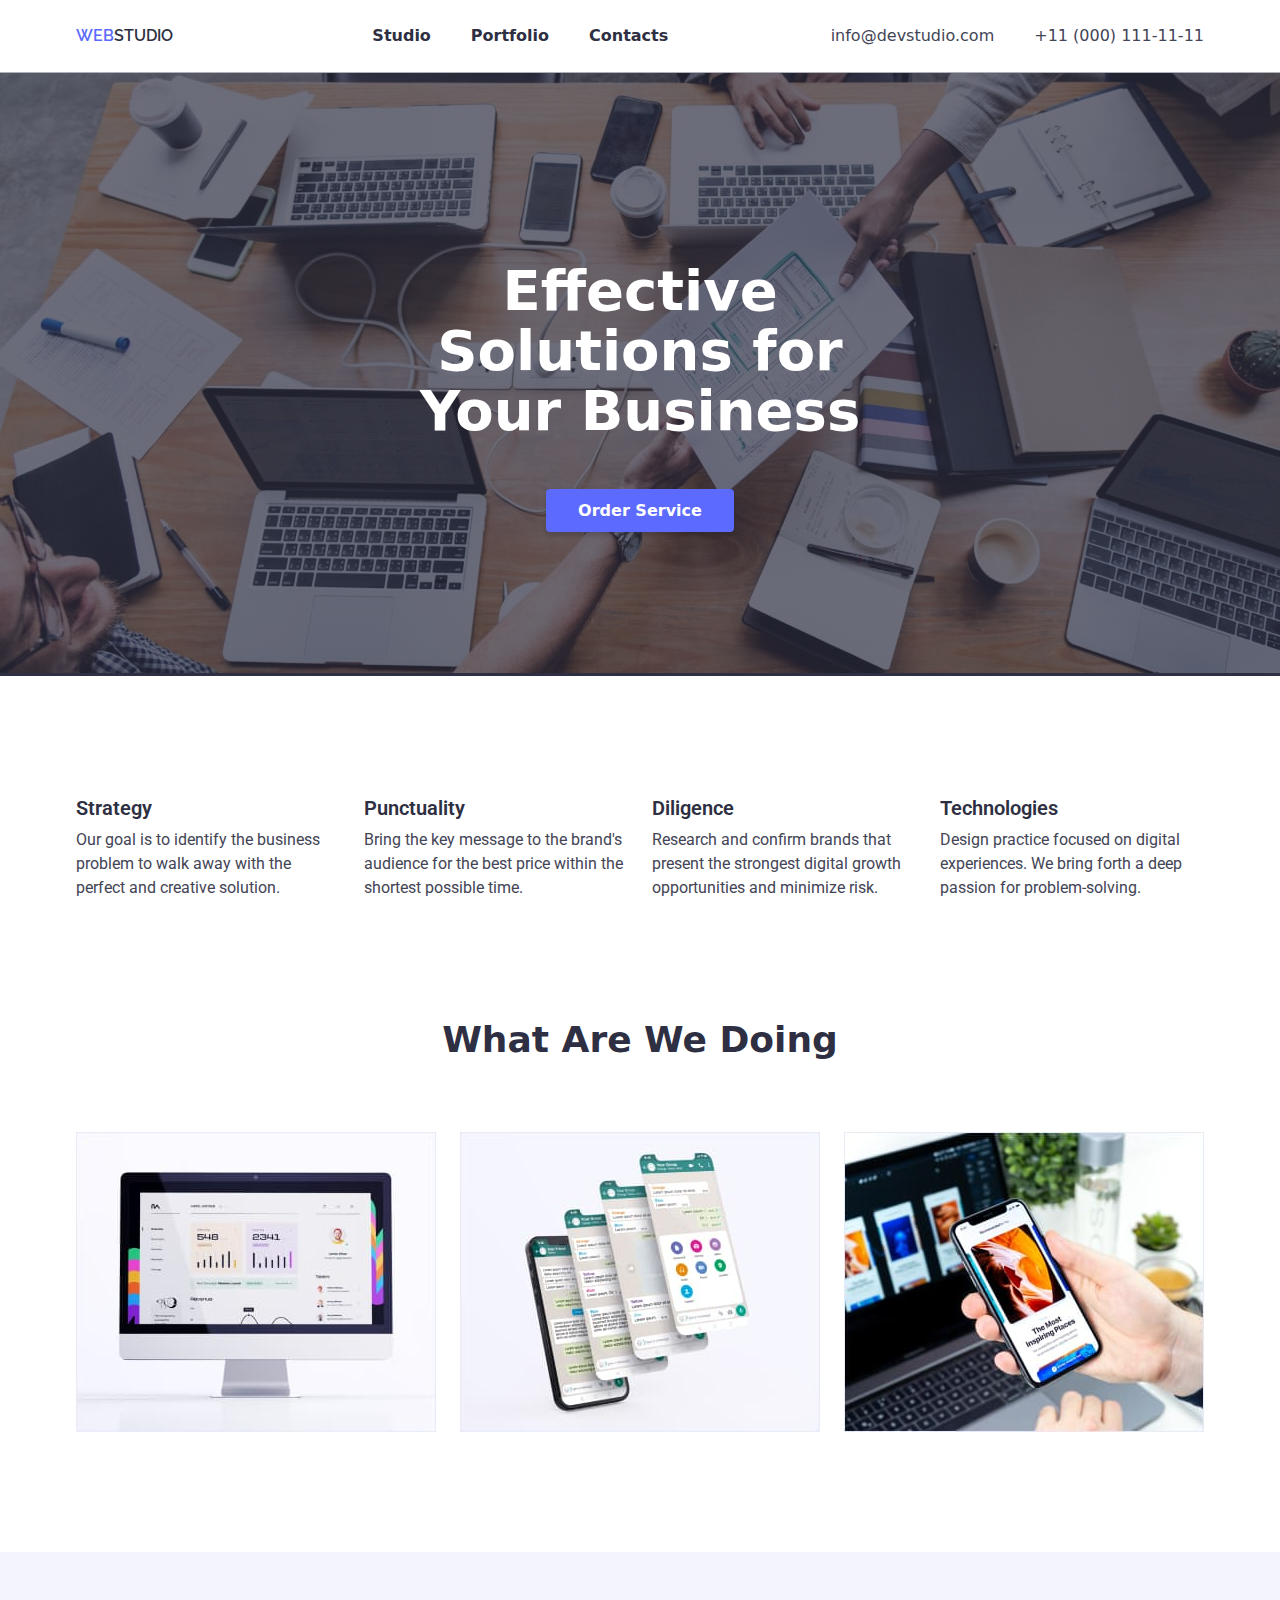
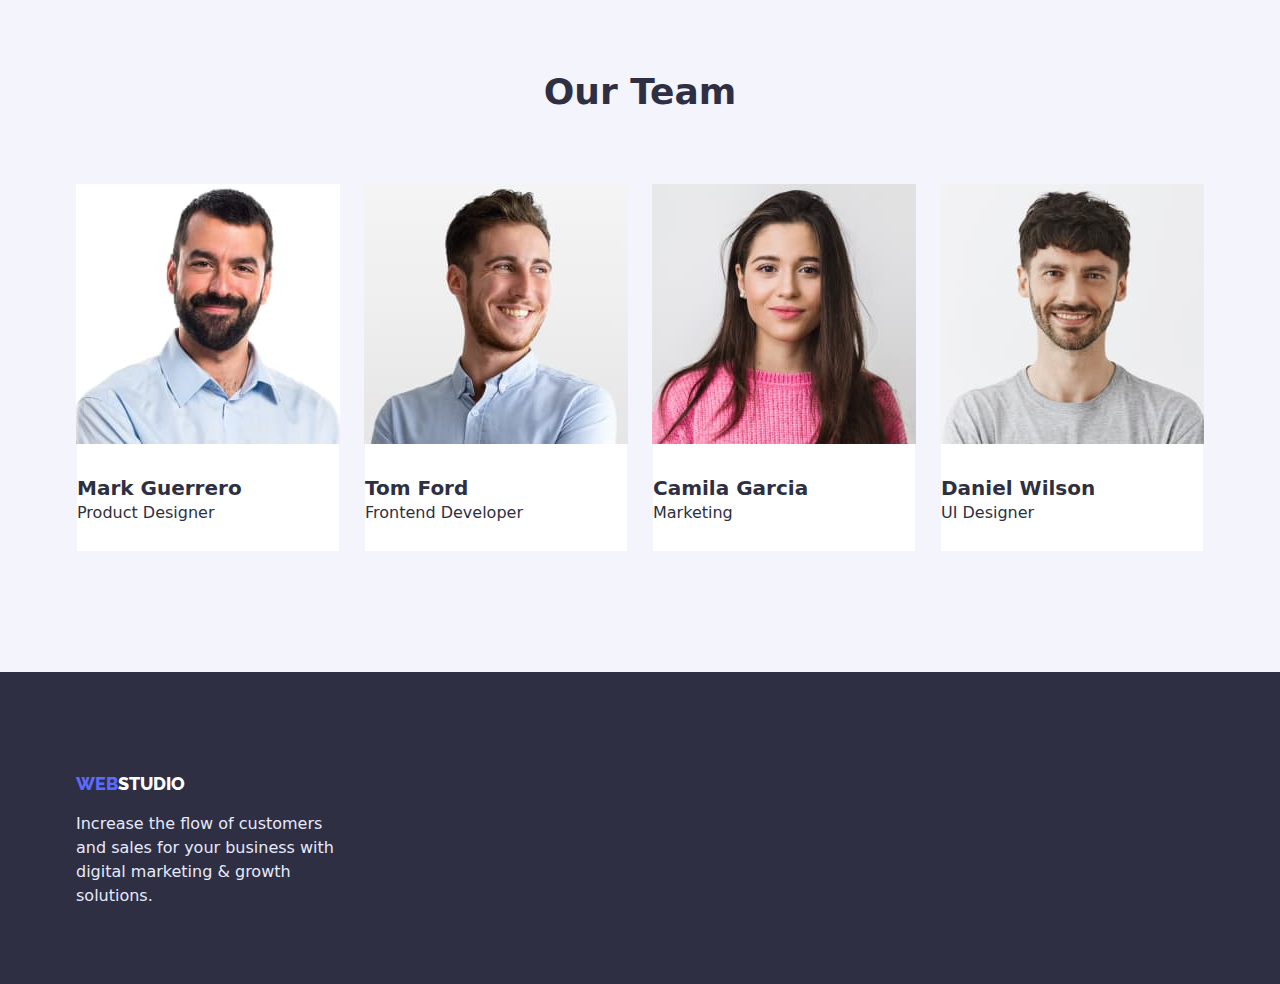
<file: index.html>
<!DOCTYPE html>
<html lang="en">
<head>
    <meta charset="UTF-8">
    <meta http-equiv="X-UA-Compatible" content="IE=edge">
    <meta name="viewport" content="width=device-width, initial-scale=1.0">
    <title>Main Page</title>
    <link rel="preconnect" href="https://fonts.googleapis.com"><link rel="preconnect" href="https://fonts.gstatic.com" crossorigin><link href="https://fonts.googleapis.com/css2?family=Raleway:wght@800&family=Roboto:wght@400;700&display=swap" rel="stylesheet">
    <link rel="stylesheet" href="./css/styles.css">
    <link rel="stylesheet" href="https://cdn.jsdelivr.net/npm/modern-normalize@1.1.0/modern-normalize.min.css">
</head>
<body>
    <main>
        <header class=" header page-header-container ">
            <div class="container">
                <nav class="page-nav">
                    <a href="" class=" studio link page-header  "><span class="web">Web</span>studio</a>
                    <ul class=" header-list list ">
                        <li class="header-list">
                            <a  class=" link page-header" href="index.html "> Studio</a></li>
                        <li class="header-list">
                            <a class=" link page-header " href=" portfolio.html "> Portfolio</a></li>
                        <li class="header-list">
                            <a class=" link page-header  " href="#contacts">Contacts</a></li>
            </ul>   
        <ul class="header-list list">
             <li class="header-link">
                <a class="Contacts page-header" href="mailto:info@devstudio.com">info@devstudio.com</a></li>
            <li class="header-link page-header">
                <a class="Contacts2 page-header" href="tel:+110001111111">+11 (000) 111-11-11</a></li>
        </ul> 
    </nav>
            </div> 
    </header> 
        <section class="sol " id="studio">
            <div class="container" >
            <h1 class="solutions-title">
                Effective Solutions for Your Business
            </h1>
                <button type="button" class="btn btn-list">Order Service</button>
            </div>
            </section>
        <section class="skills ">
            <h2 class="visual skills">Our skills</h2>
            <div class="title-skills container">
            <ul class="list-ul list ">
                    <li class="st-list">
                        <h3 class="title-list  ">Strategy</h3>
                        <p class="text "> Our goal is to identify the business problem to walk away with the perfect and creative solution.</p>
                    </li>
                    <li class="st-list">
                        <h3  class="title-list ">Punctuality</h3>
                     <p class="text"> Bring the key message to the brand's audience for the best price within the shortest possible time.</p>  
                    </li>
                    <li class="st-list">
                        <h3  class="title-list ">Diligence</h3>
                            <p class="text"> Research and confirm brands that present the strongest digital growth opportunities and minimize risk.</p></li>
                    <li class="st-list2">
                        <h3  class="title-list ">Technologies</h3>
                      <p class="text">Design practice focused on digital experiences. We bring forth a deep passion for problem-solving.</p>  
                    </li>
                </ul>
            </div>  
            </section>
   
           <section class="foto">
            <div class="container">
                <h2 class="kann-title">What are we doing</h2>
                <ul class="foto-list list">
                    <li class="foto-phone"><img src="./images/foto.jpg" alt="Laptop" width="360" height="300"></li>
                    <li class="foto-phone"><img src="./images/foto2.jpg" alt="Phones" width="360" height="300" ></li>
                    <li class="foto-phone"><img src="./images/foto3.jpg" alt="App in phone" width="360" height="300" ></li>
                </ul>
            </div>
            </section>
    <section class="team-title " >
        <div class="container">
   <h2 class="title-team ">Our Team </h2>
   <ul class="team-foto list ">
    <li class="team-title-foto"> 
        <img src="./images/foto4.jpg" alt="Product Designer" width="265" height="260">
     <div class="  empployees-card-contant-wrapper">
        <h3 class="name">Mark Guerrero</h3>
        <p class="work">Product Designer</p>
    </div>
    </li>
       <li class="team-title-foto"><img src="./images/foto5.jpg" alt="Frontend Developer" width="265" height="260">
        <div class="empployees-card-contant-wrapper">
        <h3 class="name">Tom Ford</h3>
        <p class="work">Frontend Developer</p>
    </div>
    </li> 
    <li class="team-title-foto"><img src="./images/foto6.jpg" alt="Marketing" width="265" height="260">
        <div class="empployees-card-contant-wrapper">
            <h3 class="name">Camila Garcia </h3>
            <p class="work">Marketing</p>
        </div>
    </li>
    <li class="team-title-foto" ><img src="./images/foto7.jpg" alt="UI Designer" width="265" height="260">
        <div class="empployees-card-contant-wrapper">
            <h3 class="name">Daniel Wilson</h3>
            <p class="work">UI Designer</p>
        </div> 
    </li>
   </ul>
</div>
    </section>
    </main>
    <footer class="footer " id="contacts">
        <div class="container">
                <a class=" studio-footer link footer-end list " href=""><span class="web2">Web</span>studio</a></li>
        <p class="end-text">Increase the flow of customers and sales for your business with digital marketing & growth solutions.</p>
    </div>
    </footer>
</body>
</file>
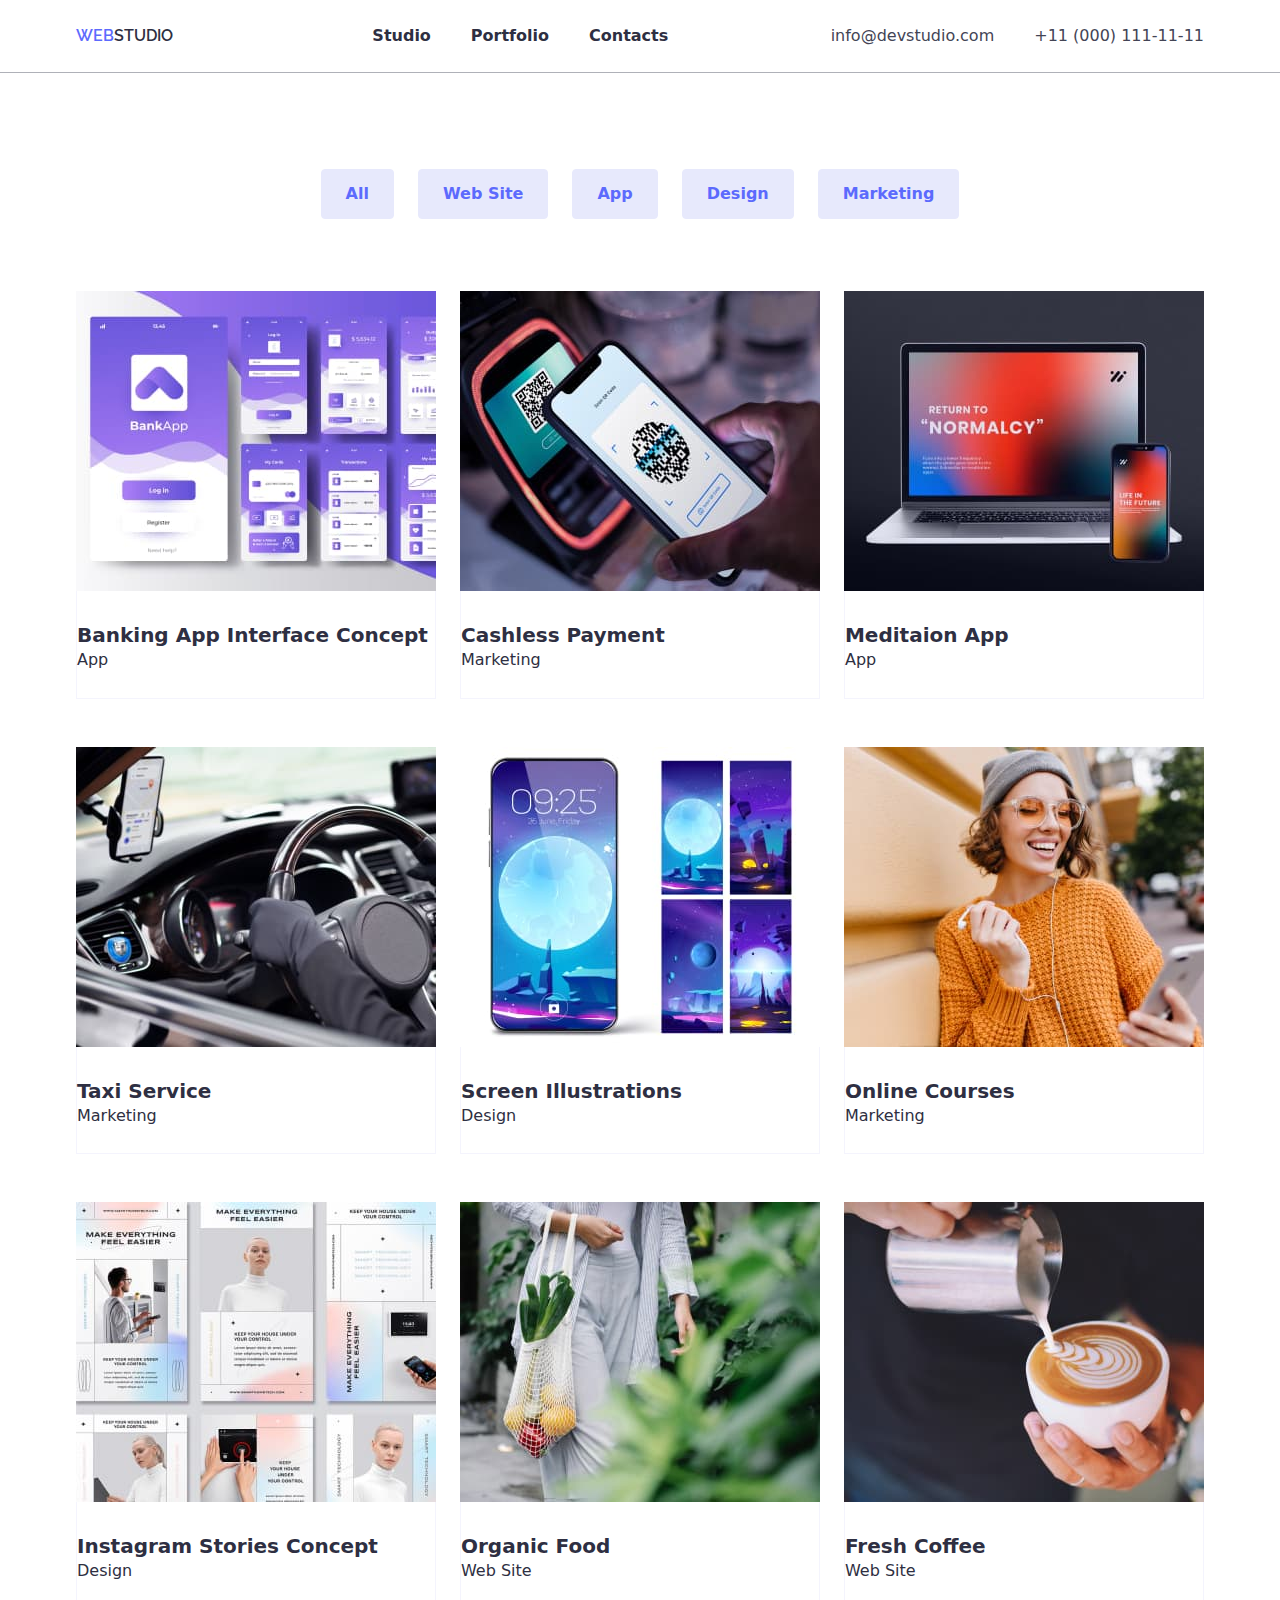
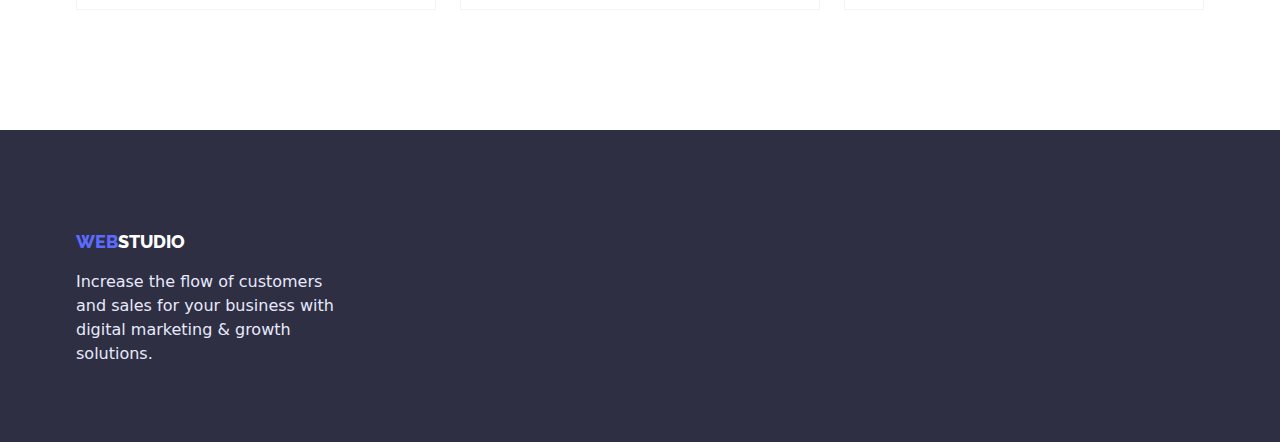
<file: portfolio.html>
<!DOCTYPE html>
<html lang="en">
<head>
    <meta charset="UTF-8">
    <meta http-equiv="X-UA-Compatible" content="IE=edge">
    <meta name="viewport" content="width=device-width, initial-scale=1.0">
    <title>Portfolio</title>
    <link rel="preconnect" href="https://fonts.googleapis.com"><link rel="preconnect" href="https://fonts.gstatic.com" crossorigin><link href="https://fonts.googleapis.com/css2?family=Raleway:wght@800&family=Roboto:wght@400;700&display=swap" rel="stylesheet">
    <link rel="stylesheet" href="./css/styles.css">
    <link rel="stylesheet" href="https://cdn.jsdelivr.net/npm/modern-normalize@1.1.0/modern-normalize.min.css">
</head>
<body>
    <header class="page-header-container header">
        <div class="container">
            <nav class="page-nav">
                <a href="" class=" studio link page-header"><span class="web">Web</span>studio</a>
                <ul class=" header-list list ">
                    <li class="header-list">
                        <a  class=" link page-header" href="index.html "> Studio</a></li>
                    <li class="header-list">
                        <a class=" link page-header" href=" portfolio.html "> Portfolio</a></li>
                    <li class="header-list">
                        <a class=" link page-header" href="#contacts">Contacts</a></li>
                </ul>
                <ul class="header-list list ">
                    <li class=" header-link">
                        <a class=" Contacts page-header" href="mailto:info@devstudio.com">info@devstudio.com</a></li>
                    <li class=" header-link">
                        <a class=" Contacts2 page-header" href="tel:+110001111111">+11 (000) 111-11-11</a></li>
                </ul>
            </nav>
        </div>
            </header>
    <main>
    <section class="portfolio">
        <div class="container">
            <h1 class="button3 visual " id="portfolio">Button</h1>
            <ul class="list-button button2">
           <li><button type="button" class=" button button-list ">All</button></li>
           <li><button type="button" class=" button button-list ">Web Site</button></li>
          <li><button type="button" class=" button  button-list ">App</button></li> 
          <li><button type="button" class=" button  button-list ">Design</button></li> 
           <li><button type="button" class=" button button-list ">Marketing</button></li>
       </ul>
       <ul class=" team-foto-list list foto-team " >
        <li class=" team-title-foto">
            <img src="./portfolio-images/foto.jpg" alt="Banking " width="360" height="300">
           <div class="empployees-card-contant-wrapper " >
            <h2  class=" name">Banking App Interface Concept</h2>
            <p class=" work">App</p>
           </div>
        </li>
        <li class="team-title-foto">
            <img src="./portfolio-images/phone.jpg" alt="phone" width="360" height="300">
            <div class="empployees-card-contant-wrapper">
                <h2 class="name">Cashless Payment</h2>
                <p class="work" >Marketing</p>
            </div>
        </li>
        <li class=" team-title-foto">
            <img src="./portfolio-images/Laptop.jpg" alt="Meditaion App" width="360" height="300">
            <div  class="empployees-card-contant-wrapper">
                <h2 class="name">Meditaion App</h2>
                <p class="work">App</p>
            </div>
        </li>
        <li class="team-title-foto">
            <img src="./portfolio-images/taxi.jpg" alt="Taxi" width="360" height="300">  
            <div class="empployees-card-contant-wrapper" >
                <h3 class="name">Taxi Service</h3>
                <p class="work">Marketing</p>
            </div>
        </li>
        <li class="team-title-foto" >
            <img src="./portfolio-images/screen.jpg" alt="Screen" width="360" height="300">
           <div class="empployees-card-contant-wrapper">
            <h3 class="name">Screen Illustrations</h3>
            <p class="work" >Design</p>
           </div>
        </li>
        <li class="team-title-foto">
            <img src="./portfolio-images/online.jpg" alt="Online Courses" width="360" height="300">
           <div class="empployees-card-contant-wrapper" >
            <h3 class="name">Online Courses</h3>
            <p class="work">Marketing</p>
           </div>
        </li>
        <li class="team-title-foto">
            <img src="./portfolio-images/instagram.jpg" alt="Instagram Stories" width="360" height="300">
         <div class="empployees-card-contant-wrapper">  
            <h3 class="name">Instagram Stories Concept</h3>
           <p class="work">Design</p>
        </div>
    </li>
        <li class="team-title-foto">
            <img src="./portfolio-images/organic.jpg" alt="Organic Food" width="360" height="300">
            <div class="empployees-card-contant-wrapper" >
                <h3 class="name" >Organic Food</h3>
                <p class="work">Web Site</p>
            </div>
        </li>
        <li class="team-title-foto">
            <img src="./portfolio-images/coffee.jpg" alt="Fresh Coffee" width="360" height="300"> 
            <div class="empployees-card-contant-wrapper" >
                <h3 class="name" >Fresh Coffee</h3>
                <p class="work">Web Site</p>
            </div>
        </li>   
    </ul>     
</div>  
</section>
</main>  
 <footer class="footer" id="contacts">
    <div class="container">
        <ul class="footer-end list">
            <li class="studio-footer">
                <a class=" studio-footer link" href=""><span class="web">Web</span>studio</a></li>
        </ul>
        <p class="end-text">Increase the flow of customers and sales for your business with digital marketing & growth solutions.</p>
    </div>
    </footer>  
</body>
</html>
</file>
<file: css/styles.css>
:root{
    --title-color : #2E2F42;
    --typle-color:#5c6afd;
    --while-color:#FFFFFF;
    --typle2-color:#434455;
    --while2-color:#E7E9FC;
    --while3-color:#F4F4FD;
    --blue-color:#4D5AE5;
    --title2-color:#AFB1B8;
    --title3-color:#8E8F99;
    --title4-color:#E5E5E5;
}

h1,
h2,
h3,
p{
margin-top: 0%;
margin-bottom: 0%;
}

ul{
margin-top: 0%;
margin-bottom: 0%;
padding-left: 0%;
}
img{
display: block;
width: 100%;
height: auto;
}
.container{
width: 1158px;
margin-left: auto;
margin-right: auto;
padding-left: 15px;
padding-right: 15px;
}
/*-------------HEADER-------------- */
.header{
background:var(--while-color);
border-bottom: 1px solid var(--title2-color);
}

.studio{
    margin-right:77px;
}
.header-list:not(:last-child) {
    margin-right: 40px;
}
.page-header-container{
    display: flex;
    align-items: center;
}
.page-nav{
    display:flex;
    align-items: center;
}
.header-list{
    display: flex;
    align-items: center;
    margin-left: auto;
}
body{
    color:var(--title-color) ;
    font-family: 'Roboto',sans-serif;
}
.web{
    color: var(--typle-color);
    text-transform: uppercase; 
    font-family: Raleway;
}
.studio{
    color:var(--title-color);
    text-transform: uppercase; 
    font-family: Raleway;
}
/*---------------BUTTON------------ */
.page-header{
    padding-top: 24px;
    padding-bottom: 24px;
}
.header-list :hover,
.header-list:focus{
color:var(--blue-color);
}

.button-list:hover,
.button-list:focus{  
    background-color:var(--blue-color);
    color: var(--while-color);}
.btn-list:focus,
.btn-list:hover{
    background-color: var(--blue-color);
    color:var(--while-color) ;
}
/* --------HEADER-------- */
.link{
    font-size: 16px;
    line-height:calc(24/16);
    color:var(--title-color);
    font-weight: 600;
}
.Contacts{
    font-size: 16px;
    line-height:calc(24/16);
    color:var(--typle2-color);
    text-decoration: none;
    margin-left: auto;
    margin-right: 40px;
}
.Contacts2{
    font-size: 16px;
    line-height:calc(24/16);
    color:var(--typle2-color);
    text-decoration: none;
    margin-left: auto;
    margin-right: auto;
}
/*--------------STUDIO---------- */
.skills{
    padding-top: 120px;
}
.sol{
    padding-top:188px ;
    padding-bottom:188px;
    margin-left: auto;
    margin-right: auto;
    max-width: 1440px;
    height: 603px;
    background-image: linear-gradient(rgba(46, 47, 66, 0.7),rgba(46, 47, 66, 0.7)), url('../images/office.jpg');
    box-sizing:cover;
    background-repeat:no-repeat ;
    background-color: var(--title-color);
}
    .foto-list{
    display: flex;
    gap: 24px;
}
.solutions-title{
    font-size: 56px;
    line-height:calc(60/56);
    color:var(--while-color);
    width: 492px;
    margin-left:auto;
    margin-right: auto;
    text-align: center;
}
/*-------------BUTTON------------- */
.btn{
      padding-top:12px; ;
      padding-bottom: 12px;
      padding-left:32px;
      padding-right: 32px;
    font-family:inherit;
        font-size: 16px;
        line-height: calc(19/16);
        cursor: pointer;
}
.btn{
    background-color: var(--typle-color); 
    color:var(--while-color);
    margin-top: 48px;
    margin-left: auto;
    margin-right: auto;
    display: block;
    box-shadow: 0px 4px 4px rgba(0, 0, 0, 0.15);
    border-radius: 4px;
    font-weight: 600;
    border: none;
}
.button{
    padding-top: 12px;
    padding-bottom: 12px;
    padding-left: 24px;
    padding-right: 24px;
    font-family: inherit;
    font-size: 16px;
    line-height: calc(24/16);
    cursor: pointer;
    background: var(--while2-color);
    color:var(--typle-color);
    border: 1px solid var(--while2-color);
    border-radius: 4px;
    font-weight: 600;
}
.button{
    margin-bottom: 72px;
}
.list-button{
    display: flex;
    list-style: none;
    gap: 24px;
    justify-content: center;
}
    /*------------PORTFOLIO------------- */
.visual{
        position: absolute;
        width: 1px;
        height: 1px;
        margin: -1px;
        border: 0;
        padding: 0;
        white-space:nowrap;
        clip-path: inset(100%);
        clip: rect(0 0 0 0);
        overflow: hidden;
    }
    /* ---------BUTTON--------- */
.button3{
        position: absolute;
        width: 1px;
        height: 1px;
        margin: -1px;
        border: 0;
        padding: 0;
        white-space:nowrap;
        clip-path: inset(100%);
        clip: rect(0 0 0 0);
        overflow: hidden; 
    }
    /* --------------STUDIO---------- */
.list-ul{
 padding: 0%;
 margin: 0;
display: flex;
}
.st-list{
    margin-right: 24px;
}
.st-list2{
    margin-right: auto;
}
.list-ul>.st-list{
    outline: 1px solid var(--while-color)   
}
    .title-team{
        font-size: 36px;
        line-height: calc(40/36);
        color:var(--title-color);
        margin-bottom: 72px;
        margin-left:auto;
        margin-right: auto;
        text-align: center;
    }
.title-list{
        font-family: Roboto;
        font-weight: 600;
        font-size: 20px;
        line-height:calc(24/20);
        color:var(--title-color);
        margin-bottom:8px;
    }
.text{
        font-size: 16px;
        line-height:calc(24/16);
        color:var(--typle2-color);
        font-family:'Roboto';
        font-weight: 400;
        width: 264px;
    }
.foto{
        padding-top:120px ;
        padding-bottom: 120px;
    }
    /*-----------LIST-------- */
.list{
    list-style: none;
}
.link{
    text-decoration: none;
}
/* FOTO */
.kann-title{
    font-size: 36px;
    line-height:calc(40/36) ;
    color: var(--title-color);
    text-transform: capitalize;
    margin-bottom: 72px;
    margin-left:auto ;
    margin-right:auto;
    text-align: center;
}
/*---------CONTACTS-----------*/
.empployees-card-contant-wrapper{
border: 1px solid var(--while3-color);
background-color: var(--while-color);
border-top: none;
padding-top:32px;
padding-bottom: 32px;
}
.team-title{
    background:var(--while3-color);
    padding-top:120px;
    padding-bottom:120px;
    margin-left: auto;
    margin-right: auto;
}
.team-foto{
display: flex;
gap: 24px;
}
.team-foto-list{
    display: flex;
    gap: 48px 24px;
    flex-wrap: wrap;
}
.foto-team{
    margin-bottom: 120px;
}
.team-title-foto{
    font-size: 36px;
    line-height:calc(40/36);
    color:var(--title-color);
    width: calc((100% - 48px)/ 3);
}
.title-foto{
    font-size: 36px;
    line-height:calc(40/36);
    color:var(--title-color);
    margin-bottom: 48px;
    margin-right: 24px;

}
.card{
    margin-bottom: 120px;
}
.empployees-card-contant{
    border: 1px solid var(--while3-color);
background-color: var(--while-color);
border-top: none;
padding: 32px,16px,32px,26px;
}
.team{
    background-color:var(--while-color);
}
.name{
    font-size: 20px;
    line-height:calc(24/20);
    color:var(--title-color);
}

.work{
    font-size: 16px;
    line-height: calc(16/24);
    color:var(--title-color) ; 
    margin-top: 8px;
}
/*--------------------CUSTOMERS------------- */
.customers{
    background-color: var(--while-color);
    display: flex;
    flex-wrap: wrap;
    margin-left:auto ;
    margin-right: auto;
    width: 168px;
}
.customers-text{ 
    font-size: 36px;
    line-height: calc(42/36);
    text-align: center;
    text-transform: capitalize;
    color: var(--title-color);
}
.box{
    height: 88px;
    border: 1px solid var(--title3-color);
    border-radius: 4px;
    background-color:var(--title4-color);
    
}
/*--------------------PORTFOLIO-------------*/
.portfolio{
    margin-bottom:72px;
    padding-top: 96px;
}
/*----------FOOTER---------- */
.footer{
    background-color:var(--title-color);
    padding-top:100px;
    padding-bottom:100px ;
    margin-left: auto;
    margin-right: auto;
}
.web2{
    color: var(--typle-color);
    text-transform: uppercase; 
    font-family: Raleway;
}
.studio-footer{
    color: var(--while-color);
    font-size: 18px;
    line-height: calc(24/18);
    font-weight: 800;
    text-transform: uppercase; 
    font-family: Raleway;
}
.end-text{
    font-size: 16px;
    line-height:calc(24/16);
    color:var(--while2-color) ;
     width: 264px;
     height:72px;
     margin-top: 16px;
    
}
</file>
